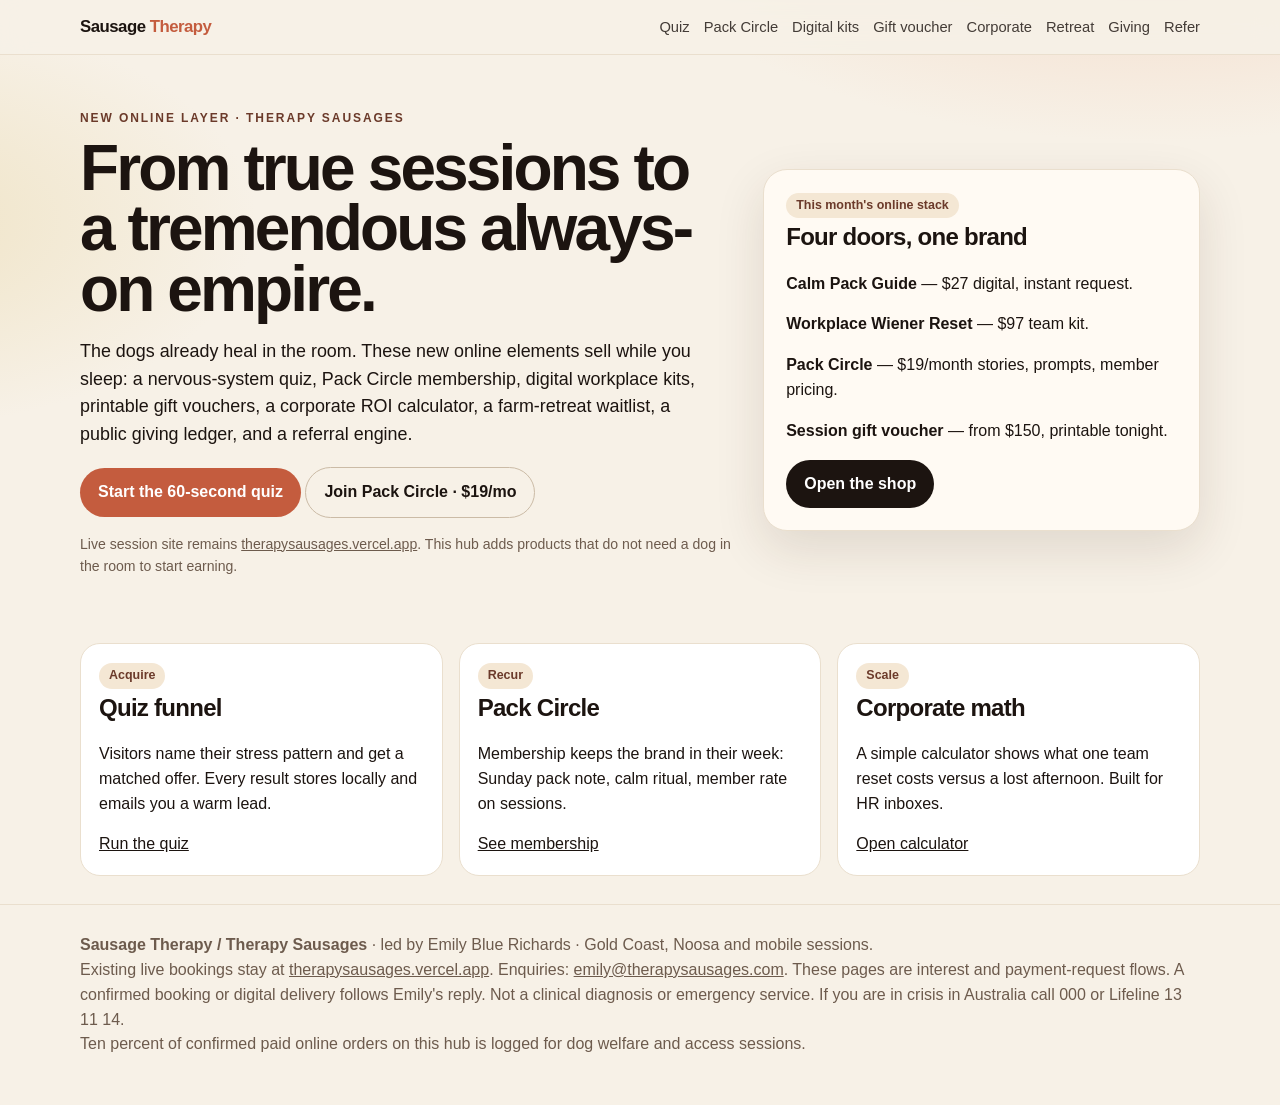
<file: index.html>
<!DOCTYPE html>
<html lang="en">
<head>
<meta charset="utf-8" />
<meta name="viewport" content="width=device-width, initial-scale=1" />
<title>Sausage Therapy · True to Tremendous</title>
<meta name="description" content="Sausage Therapy online empire elements: dachshund-assisted calm, digital kits, Pack Circle membership, gifts, corporate resets, and giving-first bookings. Led by Emily Blue Richards." />
<link rel="stylesheet" href="styles.css" />
</head>
<body>
<nav><div class="wrap nav-inner">
  <a class="brand" href="index.html">Sausage <span>Therapy</span></a>
  <div class="links">
    <a href="quiz.html">Quiz</a>
    <a href="circle.html">Pack Circle</a>
    <a href="kits.html">Digital kits</a>
    <a href="gift.html">Gift voucher</a>
    <a href="corporate.html">Corporate</a>
    <a href="retreat.html">Retreat</a>
    <a href="ledger.html">Giving</a>
    <a href="refer.html">Refer</a>
  </div>
</div></nav>

<main class="wrap">
  <section class="hero">
    <div>
      <div class="kicker">New online layer · Therapy Sausages</div>
      <h1>From true sessions to a tremendous always-on empire.</h1>
      <p class="lede">The dogs already heal in the room. These new online elements sell while you sleep: a nervous-system quiz, Pack Circle membership, digital workplace kits, printable gift vouchers, a corporate ROI calculator, a farm-retreat waitlist, a public giving ledger, and a referral engine.</p>
      <p>
        <a class="btn gold" href="quiz.html">Start the 60-second quiz</a>
        <a class="btn alt" href="circle.html">Join Pack Circle · $19/mo</a>
      </p>
      <p class="note">Live session site remains <a href="https://therapysausages.vercel.app/">therapysausages.vercel.app</a>. This hub adds products that do not need a dog in the room to start earning.</p>
    </div>
    <aside class="panel">
      <div class="tag">This month's online stack</div>
      <h2>Four doors, one brand</h2>
      <p><strong>Calm Pack Guide</strong> — $27 digital, instant request.</p>
      <p><strong>Workplace Wiener Reset</strong> — $97 team kit.</p>
      <p><strong>Pack Circle</strong> — $19/month stories, prompts, member pricing.</p>
      <p><strong>Session gift voucher</strong> — from $150, printable tonight.</p>
      <a class="btn" href="kits.html">Open the shop</a>
    </aside>
  </section>
  <section>
    <div class="grid">
      <article class="card"><div class="tag">Acquire</div><h2>Quiz funnel</h2><p>Visitors name their stress pattern and get a matched offer. Every result stores locally and emails you a warm lead.</p><a href="quiz.html">Run the quiz</a></article>
      <article class="card"><div class="tag">Recur</div><h2>Pack Circle</h2><p>Membership keeps the brand in their week: Sunday pack note, calm ritual, member rate on sessions.</p><a href="circle.html">See membership</a></article>
      <article class="card"><div class="tag">Scale</div><h2>Corporate math</h2><p>A simple calculator shows what one team reset costs versus a lost afternoon. Built for HR inboxes.</p><a href="corporate.html">Open calculator</a></article>
    </div>
  </section>
</main>

<footer><div class="wrap">
  <strong>Sausage Therapy / Therapy Sausages</strong> · led by Emily Blue Richards · Gold Coast, Noosa and mobile sessions.<br />
  Existing live bookings stay at <a href="https://therapysausages.vercel.app/">therapysausages.vercel.app</a>. Enquiries: <a href="mailto:emily@therapysausages.com">emily@therapysausages.com</a>.
  These pages are interest and payment-request flows. A confirmed booking or digital delivery follows Emily's reply. Not a clinical diagnosis or emergency service. If you are in crisis in Australia call 000 or Lifeline 13 11 14.
  <br />Ten percent of confirmed paid online orders on this hub is logged for dog welfare and access sessions.
</div></footer>
</body></html>
</file>
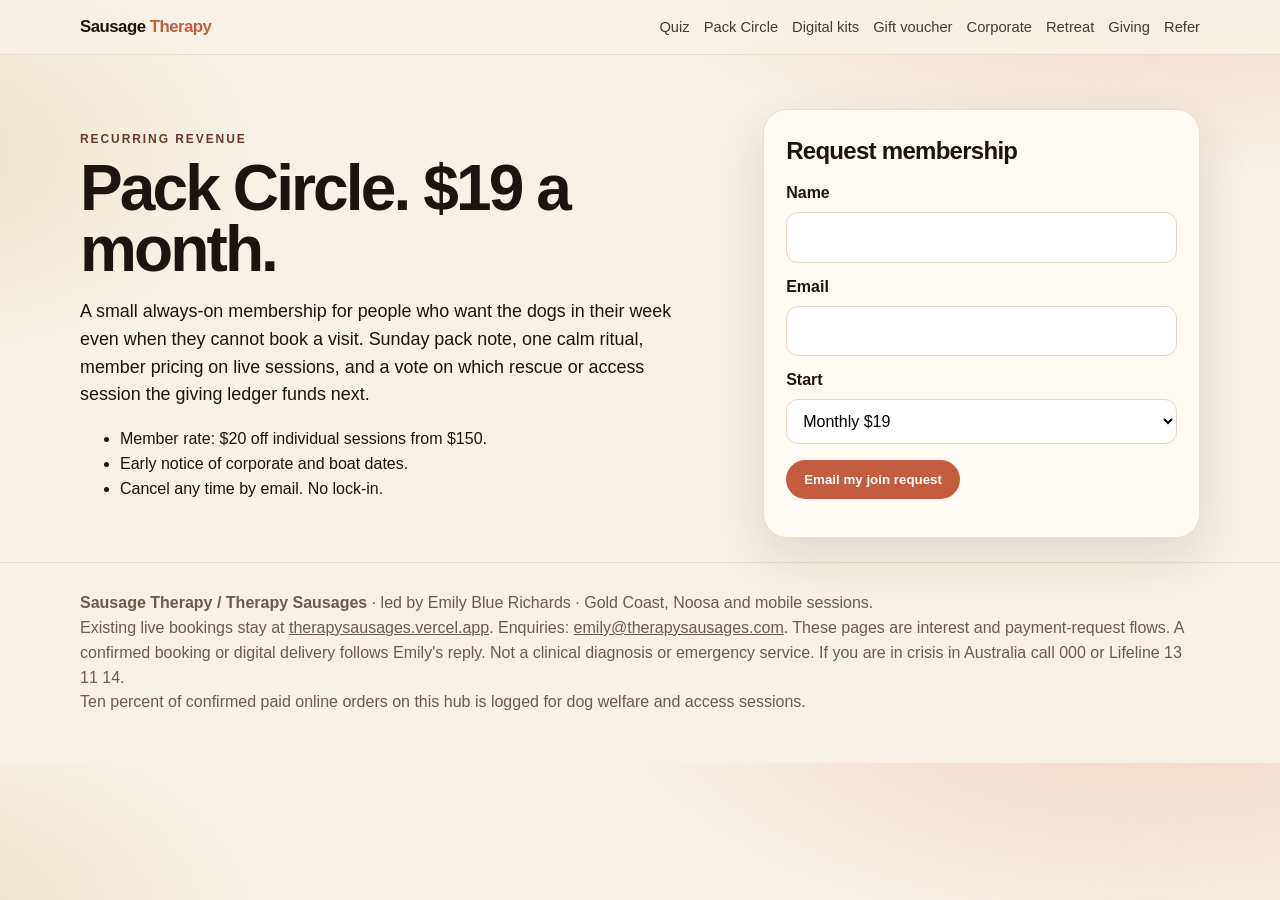
<file: circle.html>
<!DOCTYPE html>
<html lang="en">
<head>
<meta charset="utf-8" />
<meta name="viewport" content="width=device-width, initial-scale=1" />
<title>Pack Circle membership</title>
<meta name="description" content="Sausage Therapy online empire elements: dachshund-assisted calm, digital kits, Pack Circle membership, gifts, corporate resets, and giving-first bookings. Led by Emily Blue Richards." />
<link rel="stylesheet" href="styles.css" />
</head>
<body>
<nav><div class="wrap nav-inner">
  <a class="brand" href="index.html">Sausage <span>Therapy</span></a>
  <div class="links">
    <a href="quiz.html">Quiz</a>
    <a href="circle.html">Pack Circle</a>
    <a href="kits.html">Digital kits</a>
    <a href="gift.html">Gift voucher</a>
    <a href="corporate.html">Corporate</a>
    <a href="retreat.html">Retreat</a>
    <a href="ledger.html">Giving</a>
    <a href="refer.html">Refer</a>
  </div>
</div></nav>

<main class="wrap">
  <section class="hero">
    <div>
      <div class="kicker">Recurring revenue</div>
      <h1>Pack Circle. $19 a month.</h1>
      <p class="lede">A small always-on membership for people who want the dogs in their week even when they cannot book a visit. Sunday pack note, one calm ritual, member pricing on live sessions, and a vote on which rescue or access session the giving ledger funds next.</p>
      <ul>
        <li>Member rate: $20 off individual sessions from $150.</li>
        <li>Early notice of corporate and boat dates.</li>
        <li>Cancel any time by email. No lock-in.</li>
      </ul>
    </div>
    <form class="panel" id="join">
      <h2>Request membership</h2>
      <label>Name</label><input id="n" required />
      <label>Email</label><input id="e" type="email" required />
      <label>Start</label>
      <select id="p"><option>Monthly $19</option><option>Founding year $190</option></select>
      <p><button class="btn gold" type="submit">Email my join request</button></p>
      <p class="note" id="msg"></p>
    </form>
  </section>
</main>
<script>
document.getElementById("join").addEventListener("submit", (e) => {
  e.preventDefault();
  const n = document.getElementById("n").value, em = document.getElementById("e").value, p = document.getElementById("p").value;
  const members = JSON.parse(localStorage.getItem("st-circle") || "[]");
  members.push({n, em, p, at:new Date().toISOString()});
  localStorage.setItem("st-circle", JSON.stringify(members));
  location.href = `mailto:emily@therapysausages.com?subject=${encodeURIComponent("Pack Circle join: " + p)}&body=${encodeURIComponent(n + " " + em + " wants " + p + ". Please send payment details.")}`;
  document.getElementById("msg").textContent = "Join request saved on this device and your email app should be open.";
});
</script>

<footer><div class="wrap">
  <strong>Sausage Therapy / Therapy Sausages</strong> · led by Emily Blue Richards · Gold Coast, Noosa and mobile sessions.<br />
  Existing live bookings stay at <a href="https://therapysausages.vercel.app/">therapysausages.vercel.app</a>. Enquiries: <a href="mailto:emily@therapysausages.com">emily@therapysausages.com</a>.
  These pages are interest and payment-request flows. A confirmed booking or digital delivery follows Emily's reply. Not a clinical diagnosis or emergency service. If you are in crisis in Australia call 000 or Lifeline 13 11 14.
  <br />Ten percent of confirmed paid online orders on this hub is logged for dog welfare and access sessions.
</div></footer>
</body></html>
</file>
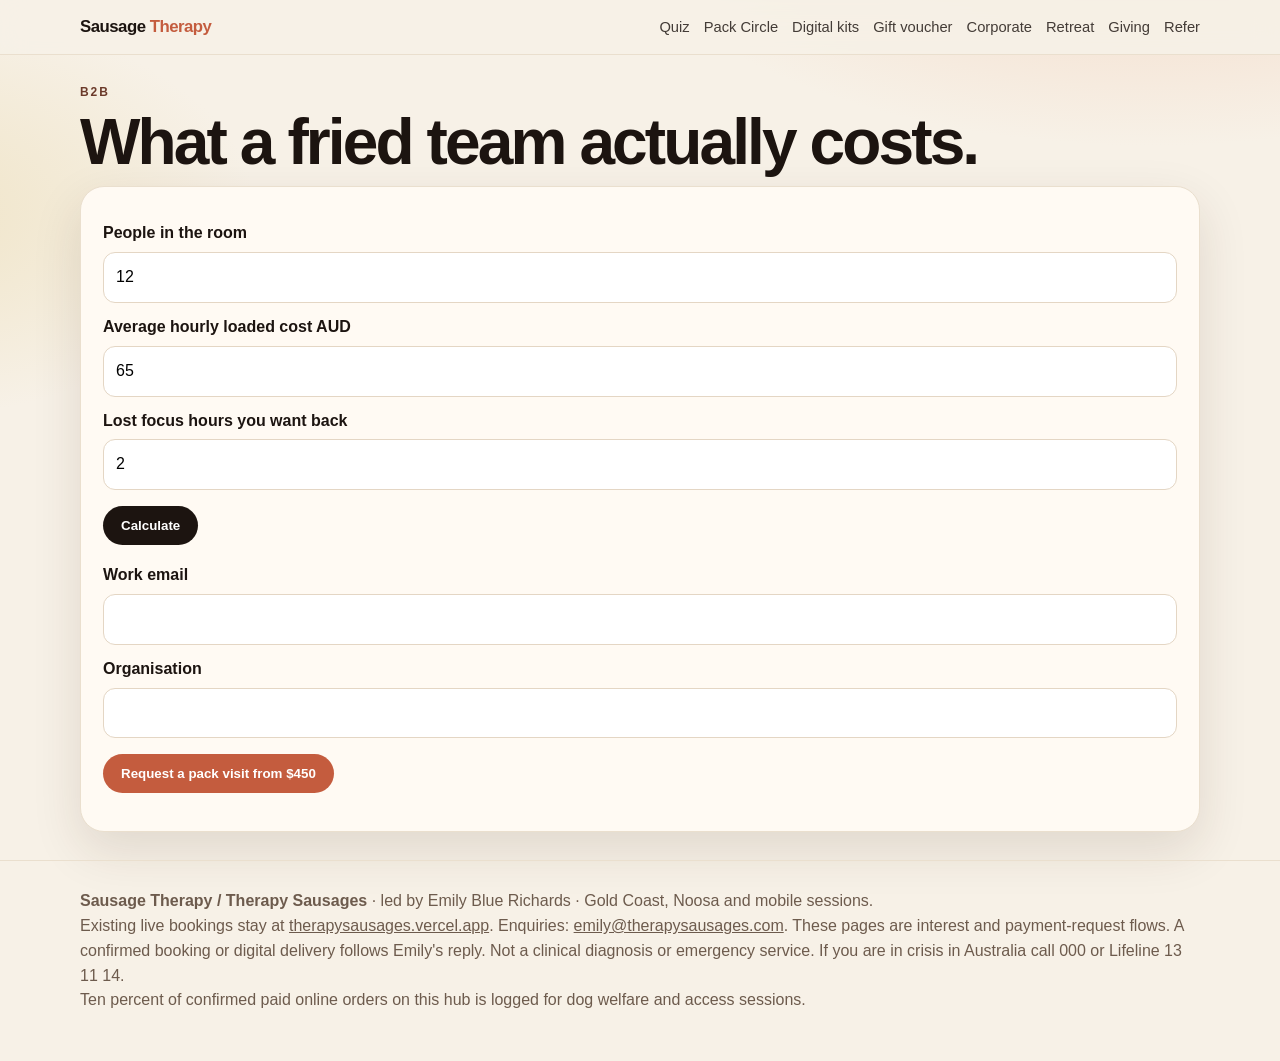
<file: corporate.html>
<!DOCTYPE html>
<html lang="en">
<head>
<meta charset="utf-8" />
<meta name="viewport" content="width=device-width, initial-scale=1" />
<title>Corporate reset calculator</title>
<meta name="description" content="Sausage Therapy online empire elements: dachshund-assisted calm, digital kits, Pack Circle membership, gifts, corporate resets, and giving-first bookings. Led by Emily Blue Richards." />
<link rel="stylesheet" href="styles.css" />
</head>
<body>
<nav><div class="wrap nav-inner">
  <a class="brand" href="index.html">Sausage <span>Therapy</span></a>
  <div class="links">
    <a href="quiz.html">Quiz</a>
    <a href="circle.html">Pack Circle</a>
    <a href="kits.html">Digital kits</a>
    <a href="gift.html">Gift voucher</a>
    <a href="corporate.html">Corporate</a>
    <a href="retreat.html">Retreat</a>
    <a href="ledger.html">Giving</a>
    <a href="refer.html">Refer</a>
  </div>
</div></nav>

<main class="wrap">
  <section>
    <div class="kicker">B2B</div>
    <h1>What a fried team actually costs.</h1>
    <form class="panel" id="c">
      <label>People in the room</label><input id="people" type="number" value="12" min="4" />
      <label>Average hourly loaded cost AUD</label><input id="rate" type="number" value="65" min="20" />
      <label>Lost focus hours you want back</label><input id="hours" type="number" value="2" min="1" step="0.5" />
      <p><button class="btn" type="button" id="calc">Calculate</button></p>
      <p id="out" class="lede"></p>
      <label>Work email</label><input id="e" type="email" required />
      <label>Organisation</label><input id="org" required />
      <p><button class="btn gold" type="submit">Request a pack visit from $450</button></p>
    </form>
  </section>
</main>
<script>
document.getElementById("calc").addEventListener("click", () => {
  const people = +document.getElementById("people").value;
  const rate = +document.getElementById("rate").value;
  const hours = +document.getElementById("hours").value;
  const lost = people * rate * hours;
  document.getElementById("out").textContent = "A " + hours + " hour fog across " + people + " people is about $" + lost.toLocaleString() + ". A Sausage Therapy team visit starts at $450. The kit alone is $97 if you want the agenda before the dogs arrive.";
});
document.getElementById("c").addEventListener("submit", (e) => {
  e.preventDefault();
  const org = document.getElementById("org").value, em = document.getElementById("e").value;
  location.href = `mailto:emily@therapysausages.com?subject=${encodeURIComponent("Corporate reset: " + org)}&body=${encodeURIComponent(org + " " + em + " wants a pack visit. People " + document.getElementById("people").value)}`;
});
</script>

<footer><div class="wrap">
  <strong>Sausage Therapy / Therapy Sausages</strong> · led by Emily Blue Richards · Gold Coast, Noosa and mobile sessions.<br />
  Existing live bookings stay at <a href="https://therapysausages.vercel.app/">therapysausages.vercel.app</a>. Enquiries: <a href="mailto:emily@therapysausages.com">emily@therapysausages.com</a>.
  These pages are interest and payment-request flows. A confirmed booking or digital delivery follows Emily's reply. Not a clinical diagnosis or emergency service. If you are in crisis in Australia call 000 or Lifeline 13 11 14.
  <br />Ten percent of confirmed paid online orders on this hub is logged for dog welfare and access sessions.
</div></footer>
</body></html>
</file>
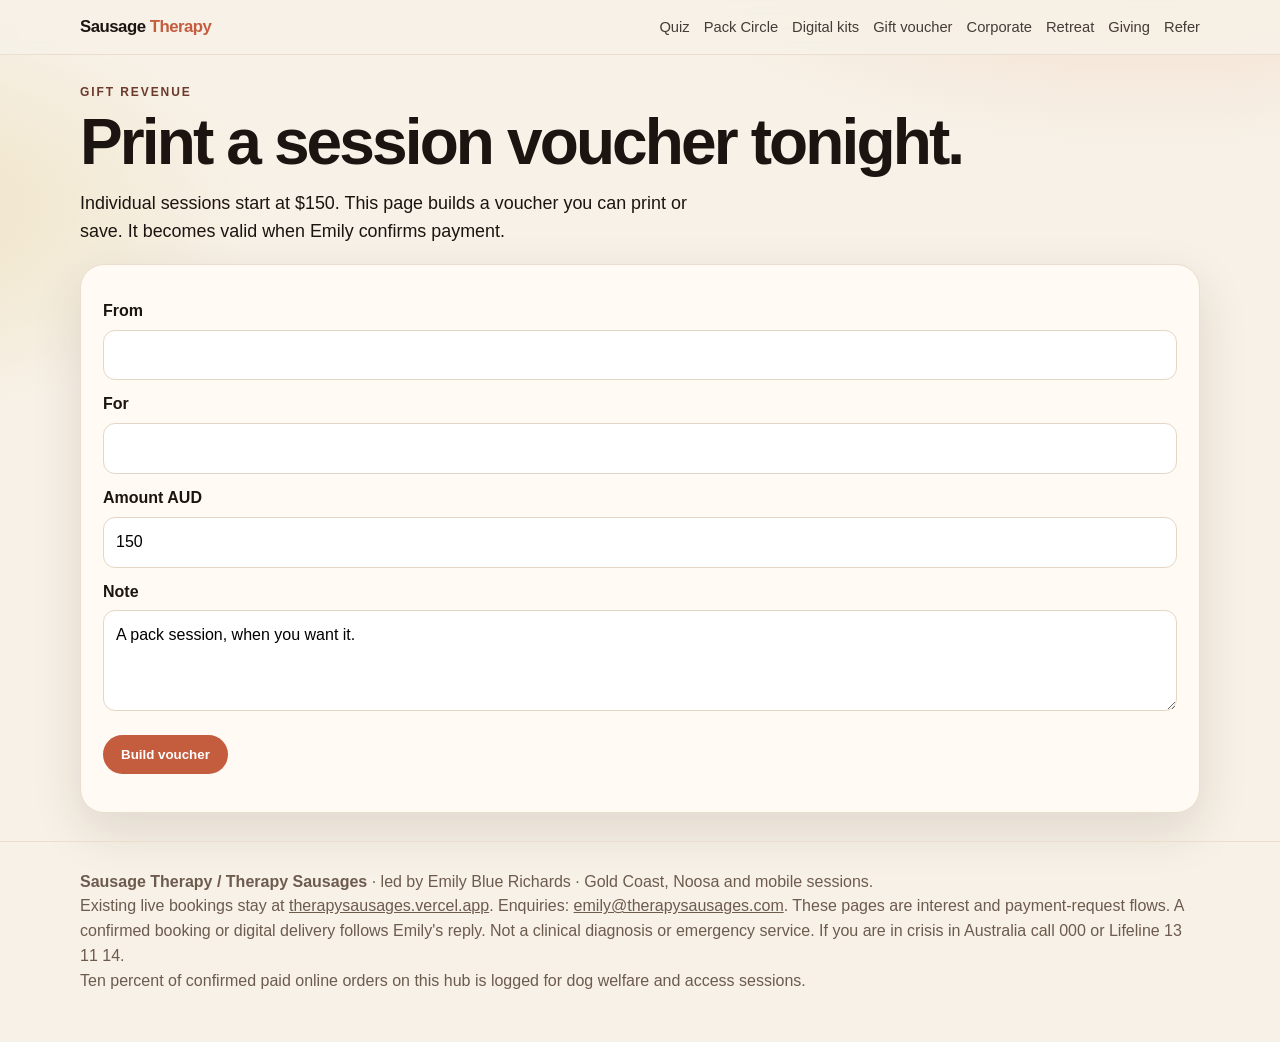
<file: gift.html>
<!DOCTYPE html>
<html lang="en">
<head>
<meta charset="utf-8" />
<meta name="viewport" content="width=device-width, initial-scale=1" />
<title>Gift a session</title>
<meta name="description" content="Sausage Therapy online empire elements: dachshund-assisted calm, digital kits, Pack Circle membership, gifts, corporate resets, and giving-first bookings. Led by Emily Blue Richards." />
<link rel="stylesheet" href="styles.css" />
</head>
<body>
<nav><div class="wrap nav-inner">
  <a class="brand" href="index.html">Sausage <span>Therapy</span></a>
  <div class="links">
    <a href="quiz.html">Quiz</a>
    <a href="circle.html">Pack Circle</a>
    <a href="kits.html">Digital kits</a>
    <a href="gift.html">Gift voucher</a>
    <a href="corporate.html">Corporate</a>
    <a href="retreat.html">Retreat</a>
    <a href="ledger.html">Giving</a>
    <a href="refer.html">Refer</a>
  </div>
</div></nav>

<main class="wrap">
  <section>
    <div class="kicker">Gift revenue</div>
    <h1>Print a session voucher tonight.</h1>
    <p class="lede">Individual sessions start at $150. This page builds a voucher you can print or save. It becomes valid when Emily confirms payment.</p>
    <form class="panel" id="g">
      <label>From</label><input id="from" required />
      <label>For</label><input id="to" required />
      <label>Amount AUD</label><input id="amt" type="number" min="150" value="150" />
      <label>Note</label><textarea id="note" rows="3">A pack session, when you want it.</textarea>
      <p><button class="btn gold" type="submit">Build voucher</button></p>
    </form>
    <article class="panel" id="voucher" style="margin-top:16px; display:none">
      <div class="tag">Sausage Therapy voucher</div>
      <h2 id="vh"></h2>
      <p id="vb"></p>
      <p class="note">Code <strong id="vc"></strong> · Valid after payment confirmation to emily@therapysausages.com</p>
      <button class="btn" onclick="window.print()">Print or save as PDF</button>
    </article>
  </section>
</main>
<script>
document.getElementById("g").addEventListener("submit", (e) => {
  e.preventDefault();
  const code = "ST-" + Math.random().toString(36).slice(2, 8).toUpperCase();
  const from = document.getElementById("from").value, to = document.getElementById("to").value, amt = document.getElementById("amt").value, note = document.getElementById("note").value;
  document.getElementById("vh").textContent = "$" + amt + " for " + to;
  document.getElementById("vb").textContent = "From " + from + ". " + note;
  document.getElementById("vc").textContent = code;
  document.getElementById("voucher").style.display = "block";
  const gifts = JSON.parse(localStorage.getItem("st-gifts") || "[]");
  gifts.push({from, to, amt, code, at:new Date().toISOString()});
  localStorage.setItem("st-gifts", JSON.stringify(gifts));
  setTimeout(() => { location.href = `mailto:emily@therapysausages.com?subject=${encodeURIComponent("Gift voucher " + code)}&body=${encodeURIComponent(from + " gifted $" + amt + " to " + to + ". Code " + code + ". " + note)}`; }, 400);
});
</script>

<footer><div class="wrap">
  <strong>Sausage Therapy / Therapy Sausages</strong> · led by Emily Blue Richards · Gold Coast, Noosa and mobile sessions.<br />
  Existing live bookings stay at <a href="https://therapysausages.vercel.app/">therapysausages.vercel.app</a>. Enquiries: <a href="mailto:emily@therapysausages.com">emily@therapysausages.com</a>.
  These pages are interest and payment-request flows. A confirmed booking or digital delivery follows Emily's reply. Not a clinical diagnosis or emergency service. If you are in crisis in Australia call 000 or Lifeline 13 11 14.
  <br />Ten percent of confirmed paid online orders on this hub is logged for dog welfare and access sessions.
</div></footer>
</body></html>
</file>
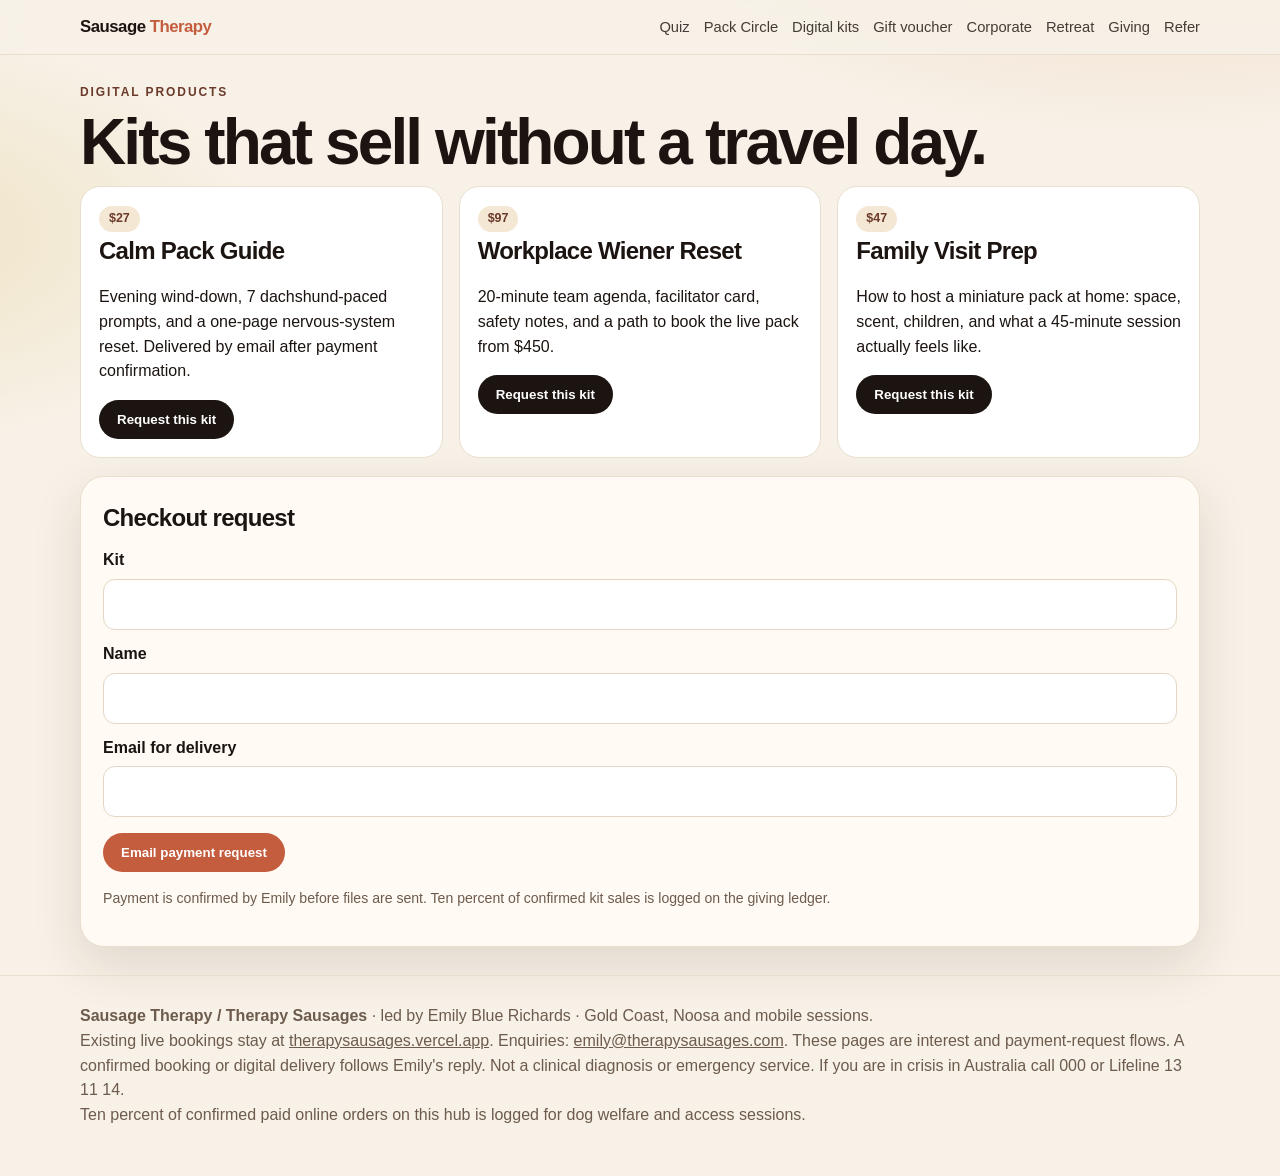
<file: kits.html>
<!DOCTYPE html>
<html lang="en">
<head>
<meta charset="utf-8" />
<meta name="viewport" content="width=device-width, initial-scale=1" />
<title>Digital kits</title>
<meta name="description" content="Sausage Therapy online empire elements: dachshund-assisted calm, digital kits, Pack Circle membership, gifts, corporate resets, and giving-first bookings. Led by Emily Blue Richards." />
<link rel="stylesheet" href="styles.css" />
</head>
<body>
<nav><div class="wrap nav-inner">
  <a class="brand" href="index.html">Sausage <span>Therapy</span></a>
  <div class="links">
    <a href="quiz.html">Quiz</a>
    <a href="circle.html">Pack Circle</a>
    <a href="kits.html">Digital kits</a>
    <a href="gift.html">Gift voucher</a>
    <a href="corporate.html">Corporate</a>
    <a href="retreat.html">Retreat</a>
    <a href="ledger.html">Giving</a>
    <a href="refer.html">Refer</a>
  </div>
</div></nav>

<main class="wrap">
  <section>
    <div class="kicker">Digital products</div>
    <h1>Kits that sell without a travel day.</h1>
    <div class="grid">
      <article class="card"><div class="tag">$27</div><h2>Calm Pack Guide</h2><p>Evening wind-down, 7 dachshund-paced prompts, and a one-page nervous-system reset. Delivered by email after payment confirmation.</p><button class="btn" data-sku="Calm Pack Guide" data-price="27">Request this kit</button></article>
      <article class="card"><div class="tag">$97</div><h2>Workplace Wiener Reset</h2><p>20-minute team agenda, facilitator card, safety notes, and a path to book the live pack from $450.</p><button class="btn" data-sku="Workplace Wiener Reset" data-price="97">Request this kit</button></article>
      <article class="card"><div class="tag">$47</div><h2>Family Visit Prep</h2><p>How to host a miniature pack at home: space, scent, children, and what a 45-minute session actually feels like.</p><button class="btn" data-sku="Family Visit Prep" data-price="47">Request this kit</button></article>
    </div>
    <form class="panel" id="buy" style="margin-top:18px">
      <h2>Checkout request</h2>
      <label>Kit</label><input id="sku" readonly />
      <label>Name</label><input id="n" required />
      <label>Email for delivery</label><input id="e" type="email" required />
      <p><button class="btn gold" type="submit">Email payment request</button></p>
      <p class="note">Payment is confirmed by Emily before files are sent. Ten percent of confirmed kit sales is logged on the giving ledger.</p>
    </form>
  </section>
</main>
<script>
document.querySelectorAll("[data-sku]").forEach(b => b.addEventListener("click", () => {
  document.getElementById("sku").value = b.dataset.sku + " $" + b.dataset.price;
  document.getElementById("buy").scrollIntoView({behavior:"smooth"});
}));
document.getElementById("buy").addEventListener("submit", (e) => {
  e.preventDefault();
  const sku = document.getElementById("sku").value || "Calm Pack Guide $27";
  const n = document.getElementById("n").value, em = document.getElementById("e").value;
  const orders = JSON.parse(localStorage.getItem("st-orders") || "[]");
  orders.push({sku, n, em, at:new Date().toISOString()});
  localStorage.setItem("st-orders", JSON.stringify(orders));
  location.href = `mailto:emily@therapysausages.com?subject=${encodeURIComponent("Kit order: " + sku)}&body=${encodeURIComponent(n + " " + em + " requests " + sku + ". Please send payment link.")}`;
});
</script>

<footer><div class="wrap">
  <strong>Sausage Therapy / Therapy Sausages</strong> · led by Emily Blue Richards · Gold Coast, Noosa and mobile sessions.<br />
  Existing live bookings stay at <a href="https://therapysausages.vercel.app/">therapysausages.vercel.app</a>. Enquiries: <a href="mailto:emily@therapysausages.com">emily@therapysausages.com</a>.
  These pages are interest and payment-request flows. A confirmed booking or digital delivery follows Emily's reply. Not a clinical diagnosis or emergency service. If you are in crisis in Australia call 000 or Lifeline 13 11 14.
  <br />Ten percent of confirmed paid online orders on this hub is logged for dog welfare and access sessions.
</div></footer>
</body></html>
</file>
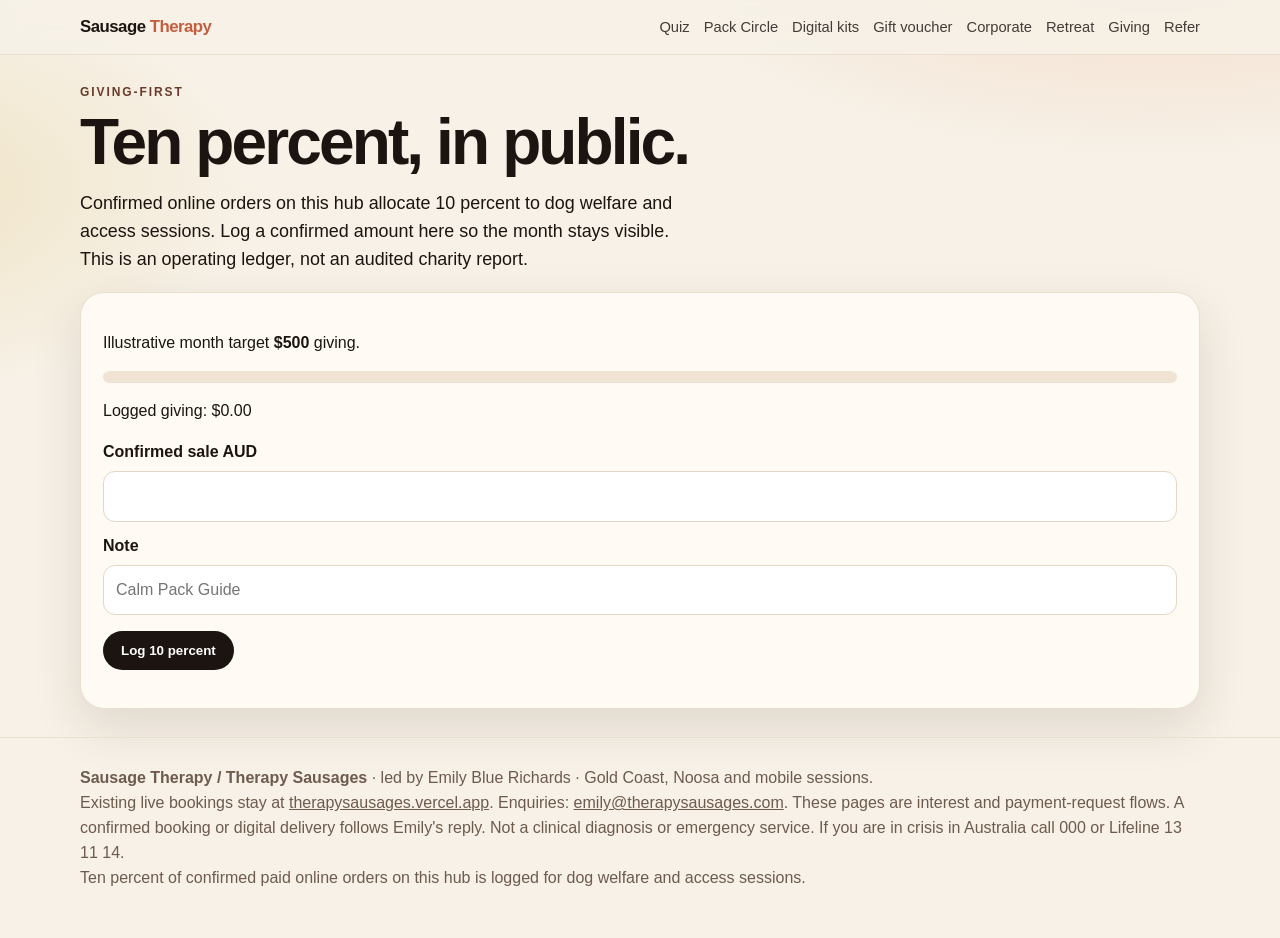
<file: ledger.html>
<!DOCTYPE html>
<html lang="en">
<head>
<meta charset="utf-8" />
<meta name="viewport" content="width=device-width, initial-scale=1" />
<title>Giving ledger</title>
<meta name="description" content="Sausage Therapy online empire elements: dachshund-assisted calm, digital kits, Pack Circle membership, gifts, corporate resets, and giving-first bookings. Led by Emily Blue Richards." />
<link rel="stylesheet" href="styles.css" />
</head>
<body>
<nav><div class="wrap nav-inner">
  <a class="brand" href="index.html">Sausage <span>Therapy</span></a>
  <div class="links">
    <a href="quiz.html">Quiz</a>
    <a href="circle.html">Pack Circle</a>
    <a href="kits.html">Digital kits</a>
    <a href="gift.html">Gift voucher</a>
    <a href="corporate.html">Corporate</a>
    <a href="retreat.html">Retreat</a>
    <a href="ledger.html">Giving</a>
    <a href="refer.html">Refer</a>
  </div>
</div></nav>

<main class="wrap">
  <section>
    <div class="kicker">Giving-first</div>
    <h1>Ten percent, in public.</h1>
    <p class="lede">Confirmed online orders on this hub allocate 10 percent to dog welfare and access sessions. Log a confirmed amount here so the month stays visible. This is an operating ledger, not an audited charity report.</p>
    <div class="panel">
      <p>Illustrative month target <strong>$500</strong> giving.</p>
      <div class="meter"><span id="bar" style="width:20%"></span></div>
      <p id="total">Logged giving: $0</p>
      <form id="add">
        <label>Confirmed sale AUD</label><input id="sale" type="number" min="1" required />
        <label>Note</label><input id="note" placeholder="Calm Pack Guide" />
        <p><button class="btn" type="submit">Log 10 percent</button></p>
      </form>
      <ul id="rows"></ul>
    </div>
  </section>
</main>
<script>
function render() {
  const rows = JSON.parse(localStorage.getItem("st-ledger") || "[]");
  const give = rows.reduce((s, r) => s + r.give, 0);
  document.getElementById("total").textContent = "Logged giving: $" + give.toFixed(2);
  document.getElementById("bar").style.width = Math.min(100, (give / 500) * 100) + "%";
  document.getElementById("rows").innerHTML = rows.map(r => `<li>$${r.sale} sale → $${r.give.toFixed(2)} · ${r.note} · ${r.at.slice(0,10)}</li>`).join("");
}
document.getElementById("add").addEventListener("submit", (e) => {
  e.preventDefault();
  const sale = +document.getElementById("sale").value;
  const rows = JSON.parse(localStorage.getItem("st-ledger") || "[]");
  rows.push({sale, give: sale * 0.1, note: document.getElementById("note").value || "online", at: new Date().toISOString()});
  localStorage.setItem("st-ledger", JSON.stringify(rows));
  render();
});
render();
</script>

<footer><div class="wrap">
  <strong>Sausage Therapy / Therapy Sausages</strong> · led by Emily Blue Richards · Gold Coast, Noosa and mobile sessions.<br />
  Existing live bookings stay at <a href="https://therapysausages.vercel.app/">therapysausages.vercel.app</a>. Enquiries: <a href="mailto:emily@therapysausages.com">emily@therapysausages.com</a>.
  These pages are interest and payment-request flows. A confirmed booking or digital delivery follows Emily's reply. Not a clinical diagnosis or emergency service. If you are in crisis in Australia call 000 or Lifeline 13 11 14.
  <br />Ten percent of confirmed paid online orders on this hub is logged for dog welfare and access sessions.
</div></footer>
</body></html>
</file>
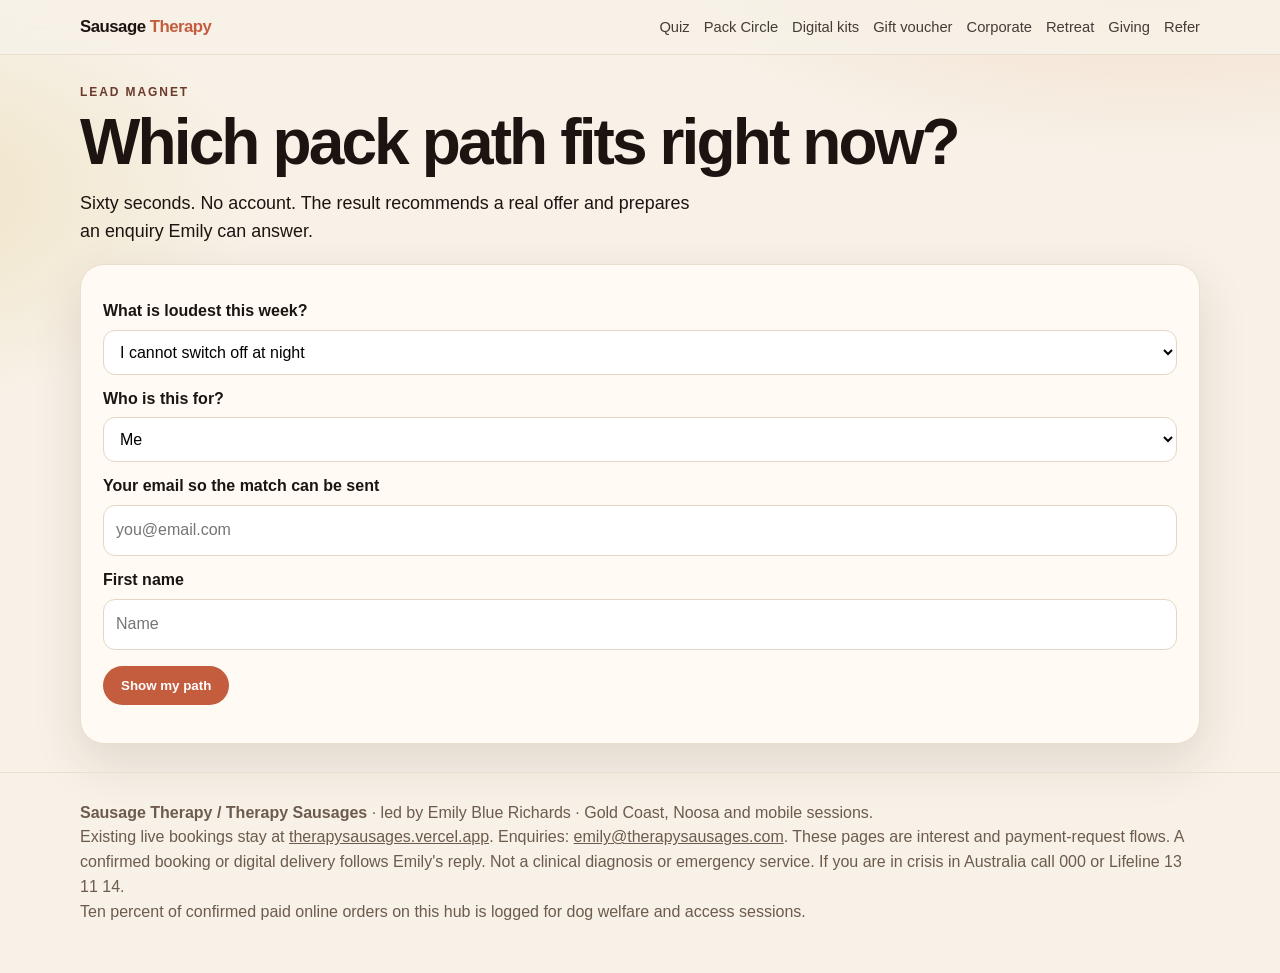
<file: quiz.html>
<!DOCTYPE html>
<html lang="en">
<head>
<meta charset="utf-8" />
<meta name="viewport" content="width=device-width, initial-scale=1" />
<title>Which Sausage Therapy path fits</title>
<meta name="description" content="Sausage Therapy online empire elements: dachshund-assisted calm, digital kits, Pack Circle membership, gifts, corporate resets, and giving-first bookings. Led by Emily Blue Richards." />
<link rel="stylesheet" href="styles.css" />
</head>
<body>
<nav><div class="wrap nav-inner">
  <a class="brand" href="index.html">Sausage <span>Therapy</span></a>
  <div class="links">
    <a href="quiz.html">Quiz</a>
    <a href="circle.html">Pack Circle</a>
    <a href="kits.html">Digital kits</a>
    <a href="gift.html">Gift voucher</a>
    <a href="corporate.html">Corporate</a>
    <a href="retreat.html">Retreat</a>
    <a href="ledger.html">Giving</a>
    <a href="refer.html">Refer</a>
  </div>
</div></nav>

<main class="wrap">
  <section>
    <div class="kicker">Lead magnet</div>
    <h1>Which pack path fits right now?</h1>
    <p class="lede">Sixty seconds. No account. The result recommends a real offer and prepares an enquiry Emily can answer.</p>
    <form class="panel" id="quiz">
      <label>What is loudest this week?</label>
      <select id="q1"><option>I cannot switch off at night</option><option>Work team is fried</option><option>I want to gift calm to someone</option><option>I want to learn how to do this with dogs</option><option>I want a longer retreat later</option></select>
      <label>Who is this for?</label>
      <select id="q2"><option>Me</option><option>My family</option><option>My workplace</option><option>A client or patient pathway</option></select>
      <label>Your email so the match can be sent</label>
      <input id="email" type="email" required placeholder="you@email.com" />
      <label>First name</label>
      <input id="name" required placeholder="Name" />
      <p><button class="btn gold" type="submit">Show my path</button></p>
    </form>
    <div class="panel result" id="result"></div>
  </section>
</main>
<script>
const map = {
  "I cannot switch off at night": {offer:"Calm Pack Guide", price:"$27", href:"kits.html", why:"A short evening ritual and dachshund-paced breathing guide you can use tonight, before any in-person session."},
  "Work team is fried": {offer:"Workplace Wiener Reset kit", price:"$97", href:"corporate.html", why:"A facilitator script, 20-minute agenda, and enquiry path for a live pack visit from $450."},
  "I want to gift calm to someone": {offer:"Session gift voucher", price:"from $150", href:"gift.html", why:"A printable voucher for an individual healing session. You choose the amount and message."},
  "I want to learn how to do this with dogs": {offer:"Handler intro circle", price:"$197 waitlist", href:"retreat.html", why:"A future online intro for people who want animal-assisted skills, not a clinical licence."},
  "I want a longer retreat later": {offer:"Forevermore retreat waitlist", price:"priority list", href:"retreat.html", why:"Hinterland and farm-style longer holds, released when dates are real."}
};
document.getElementById("quiz").addEventListener("submit", (e) => {
  e.preventDefault();
  const key = document.getElementById("q1").value;
  const rec = map[key];
  const name = document.getElementById("name").value;
  const email = document.getElementById("email").value;
  const lead = {name, email, path:key, offer:rec.offer, at:new Date().toISOString()};
  const leads = JSON.parse(localStorage.getItem("st-leads") || "[]");
  leads.push(lead);
  localStorage.setItem("st-leads", JSON.stringify(leads));
  const mail = `mailto:emily@therapysausages.com?subject=${encodeURIComponent("Quiz lead: " + rec.offer)}&body=${encodeURIComponent(name + " <" + email + "> matched to " + rec.offer + " via " + key)}`;
  document.getElementById("result").className = "panel result show";
  document.getElementById("result").innerHTML = `<div class="tag">Your match</div><h2>${rec.offer} · ${rec.price}</h2><p>${rec.why}</p><p><a class="btn gold" href="${rec.href}">Open this offer</a> <a class="btn alt" href="${mail}">Email this lead to Emily</a></p>`;
});
</script>

<footer><div class="wrap">
  <strong>Sausage Therapy / Therapy Sausages</strong> · led by Emily Blue Richards · Gold Coast, Noosa and mobile sessions.<br />
  Existing live bookings stay at <a href="https://therapysausages.vercel.app/">therapysausages.vercel.app</a>. Enquiries: <a href="mailto:emily@therapysausages.com">emily@therapysausages.com</a>.
  These pages are interest and payment-request flows. A confirmed booking or digital delivery follows Emily's reply. Not a clinical diagnosis or emergency service. If you are in crisis in Australia call 000 or Lifeline 13 11 14.
  <br />Ten percent of confirmed paid online orders on this hub is logged for dog welfare and access sessions.
</div></footer>
</body></html>
</file>
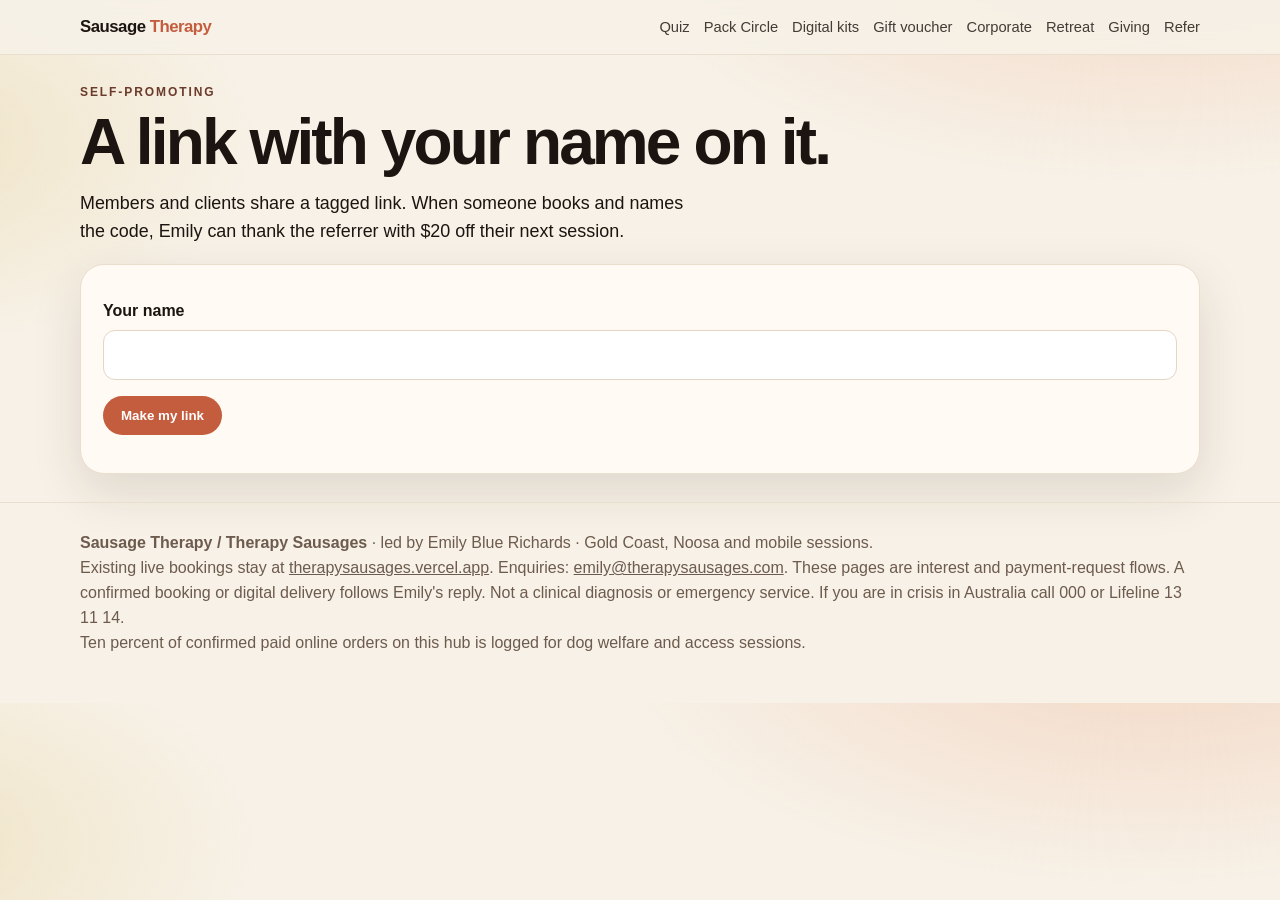
<file: refer.html>
<!DOCTYPE html>
<html lang="en">
<head>
<meta charset="utf-8" />
<meta name="viewport" content="width=device-width, initial-scale=1" />
<title>Referral engine</title>
<meta name="description" content="Sausage Therapy online empire elements: dachshund-assisted calm, digital kits, Pack Circle membership, gifts, corporate resets, and giving-first bookings. Led by Emily Blue Richards." />
<link rel="stylesheet" href="styles.css" />
</head>
<body>
<nav><div class="wrap nav-inner">
  <a class="brand" href="index.html">Sausage <span>Therapy</span></a>
  <div class="links">
    <a href="quiz.html">Quiz</a>
    <a href="circle.html">Pack Circle</a>
    <a href="kits.html">Digital kits</a>
    <a href="gift.html">Gift voucher</a>
    <a href="corporate.html">Corporate</a>
    <a href="retreat.html">Retreat</a>
    <a href="ledger.html">Giving</a>
    <a href="refer.html">Refer</a>
  </div>
</div></nav>

<main class="wrap">
  <section>
    <div class="kicker">Self-promoting</div>
    <h1>A link with your name on it.</h1>
    <p class="lede">Members and clients share a tagged link. When someone books and names the code, Emily can thank the referrer with $20 off their next session.</p>
    <form class="panel" id="r">
      <label>Your name</label><input id="n" required />
      <p><button class="btn gold" type="submit">Make my link</button></p>
      <p id="out"></p>
    </form>
  </section>
</main>
<script>
document.getElementById("r").addEventListener("submit", (e) => {
  e.preventDefault();
  const n = document.getElementById("n").value.trim();
  const code = n.toLowerCase().replace(/[^a-z0-9]+/g, "-").replace(/^-|-$/g, "") || "pack";
  const url = location.origin + location.pathname.replace("refer.html", "quiz.html") + "?ref=" + encodeURIComponent(code);
  document.getElementById("out").innerHTML = `<strong>${code}</strong><br /><a href="${url}">${url}</a><br /><span class="note">Share this. Ask the friend to mention ${code} when they enquire.</span>`;
});
</script>

<footer><div class="wrap">
  <strong>Sausage Therapy / Therapy Sausages</strong> · led by Emily Blue Richards · Gold Coast, Noosa and mobile sessions.<br />
  Existing live bookings stay at <a href="https://therapysausages.vercel.app/">therapysausages.vercel.app</a>. Enquiries: <a href="mailto:emily@therapysausages.com">emily@therapysausages.com</a>.
  These pages are interest and payment-request flows. A confirmed booking or digital delivery follows Emily's reply. Not a clinical diagnosis or emergency service. If you are in crisis in Australia call 000 or Lifeline 13 11 14.
  <br />Ten percent of confirmed paid online orders on this hub is logged for dog welfare and access sessions.
</div></footer>
</body></html>
</file>
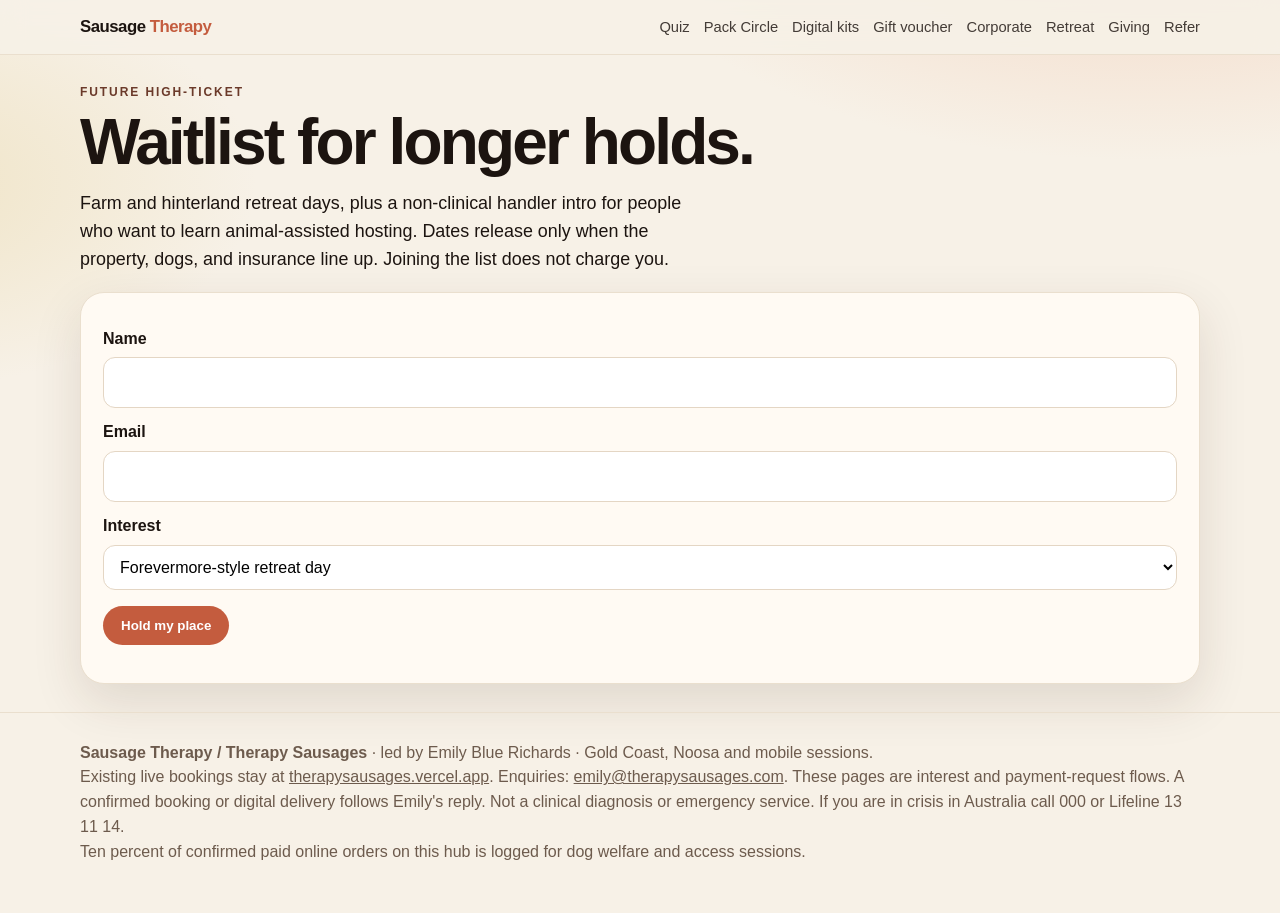
<file: retreat.html>
<!DOCTYPE html>
<html lang="en">
<head>
<meta charset="utf-8" />
<meta name="viewport" content="width=device-width, initial-scale=1" />
<title>Retreat and handler waitlist</title>
<meta name="description" content="Sausage Therapy online empire elements: dachshund-assisted calm, digital kits, Pack Circle membership, gifts, corporate resets, and giving-first bookings. Led by Emily Blue Richards." />
<link rel="stylesheet" href="styles.css" />
</head>
<body>
<nav><div class="wrap nav-inner">
  <a class="brand" href="index.html">Sausage <span>Therapy</span></a>
  <div class="links">
    <a href="quiz.html">Quiz</a>
    <a href="circle.html">Pack Circle</a>
    <a href="kits.html">Digital kits</a>
    <a href="gift.html">Gift voucher</a>
    <a href="corporate.html">Corporate</a>
    <a href="retreat.html">Retreat</a>
    <a href="ledger.html">Giving</a>
    <a href="refer.html">Refer</a>
  </div>
</div></nav>

<main class="wrap">
  <section>
    <div class="kicker">Future high-ticket</div>
    <h1>Waitlist for longer holds.</h1>
    <p class="lede">Farm and hinterland retreat days, plus a non-clinical handler intro for people who want to learn animal-assisted hosting. Dates release only when the property, dogs, and insurance line up. Joining the list does not charge you.</p>
    <form class="panel" id="w">
      <label>Name</label><input id="n" required />
      <label>Email</label><input id="e" type="email" required />
      <label>Interest</label>
      <select id="i"><option>Forevermore-style retreat day</option><option>Handler intro circle $197 when open</option><option>Both</option></select>
      <p><button class="btn gold" type="submit">Hold my place</button></p>
      <p class="note" id="msg"></p>
    </form>
  </section>
</main>
<script>
document.getElementById("w").addEventListener("submit", (e) => {
  e.preventDefault();
  const n = document.getElementById("n").value, em = document.getElementById("e").value, i = document.getElementById("i").value;
  const list = JSON.parse(localStorage.getItem("st-wait") || "[]");
  list.push({n, em, i, at:new Date().toISOString()});
  localStorage.setItem("st-wait", JSON.stringify(list));
  location.href = `mailto:emily@therapysausages.com?subject=${encodeURIComponent("Waitlist: " + i)}&body=${encodeURIComponent(n + " " + em + " · " + i)}`;
  document.getElementById("msg").textContent = "Saved on this device. Email draft opened.";
});
</script>

<footer><div class="wrap">
  <strong>Sausage Therapy / Therapy Sausages</strong> · led by Emily Blue Richards · Gold Coast, Noosa and mobile sessions.<br />
  Existing live bookings stay at <a href="https://therapysausages.vercel.app/">therapysausages.vercel.app</a>. Enquiries: <a href="mailto:emily@therapysausages.com">emily@therapysausages.com</a>.
  These pages are interest and payment-request flows. A confirmed booking or digital delivery follows Emily's reply. Not a clinical diagnosis or emergency service. If you are in crisis in Australia call 000 or Lifeline 13 11 14.
  <br />Ten percent of confirmed paid online orders on this hub is logged for dog welfare and access sessions.
</div></footer>
</body></html>
</file>
<file: styles.css>
:root {
  --ink: #1c1410;
  --cream: #f7f1e7;
  --paper: #fffaf3;
  --bark: #6b3a2a;
  --sausage: #c45c3e;
  --gold: #d4a054;
  --moss: #3f6b52;
  --line: #eadfce;
  --shadow: 0 18px 50px rgba(60, 32, 18, 0.12);
}
* { box-sizing: border-box; }
html { scroll-behavior: smooth; }
body {
  margin: 0;
  font-family: "Segoe UI", "Avenir Next", sans-serif;
  color: var(--ink);
  background:
    radial-gradient(900px 420px at 90% -10%, #f3d7c4 0%, transparent 60%),
    radial-gradient(700px 380px at -10% 20%, #efe3c4 0%, transparent 55%),
    var(--cream);
  line-height: 1.55;
}
a { color: inherit; }
img { max-width: 100%; }
.wrap { width: min(1120px, calc(100% - 32px)); margin: 0 auto; }
nav {
  position: sticky; top: 0; z-index: 20;
  backdrop-filter: blur(12px);
  background: rgba(247, 241, 231, 0.9);
  border-bottom: 1px solid var(--line);
}
.nav-inner { display: flex; align-items: center; justify-content: space-between; gap: 16px; padding: 14px 0; }
.brand { font-weight: 800; letter-spacing: -0.03em; text-decoration: none; font-size: 1.05rem; }
.brand span { color: var(--sausage); }
.links { display: flex; gap: 14px; flex-wrap: wrap; font-size: 0.92rem; }
.links a { text-decoration: none; opacity: 0.82; }
.links a:hover { opacity: 1; }
.btn, button.btn {
  display: inline-flex; align-items: center; justify-content: center;
  background: var(--ink); color: #fff; text-decoration: none;
  border: 0; border-radius: 999px; padding: 12px 18px; font-weight: 700; cursor: pointer;
}
.btn.alt { background: transparent; color: var(--ink); border: 1px solid #cbbba6; }
.btn.gold { background: var(--sausage); }
.hero { padding: 54px 0 24px; display: grid; grid-template-columns: 1.2fr 0.8fr; gap: 28px; align-items: center; }
.kicker { text-transform: uppercase; letter-spacing: 0.16em; font-size: 0.75rem; color: var(--bark); font-weight: 700; }
h1 { font-size: clamp(2.2rem, 5vw, 4.4rem); line-height: 0.95; letter-spacing: -0.045em; margin: 10px 0 14px; }
h2 { letter-spacing: -0.03em; margin: 0 0 8px; }
.lede { font-size: 1.12rem; max-width: 62ch; }
.panel {
  background: var(--paper); border: 1px solid var(--line); border-radius: 24px;
  box-shadow: var(--shadow); padding: 22px;
}
.grid { display: grid; grid-template-columns: repeat(3, 1fr); gap: 16px; }
.card { background: #fff; border: 1px solid var(--line); border-radius: 20px; padding: 18px; }
.price { font-size: 1.5rem; font-weight: 800; color: var(--bark); }
.tag { display: inline-block; background: #f4e7d4; color: var(--bark); border-radius: 999px; padding: 3px 10px; font-size: 0.78rem; font-weight: 700; }
section { padding: 28px 0; }
label { display: block; font-weight: 700; margin: 12px 0 6px; }
input, select, textarea {
  width: 100%; border: 1px solid #e4d6c4; background: #fff; border-radius: 12px; padding: 12px; font: inherit;
}
.note { font-size: 0.88rem; color: #6d5b4d; }
footer { border-top: 1px solid var(--line); padding: 28px 0 48px; color: #6d5b4d; }
.meter { height: 12px; background: #efe4d4; border-radius: 999px; overflow: hidden; }
.meter span { display: block; height: 100%; background: linear-gradient(90deg, var(--gold), var(--sausage)); }
.result { display: none; }
.result.show { display: block; }
@media (max-width: 860px) {
  .hero, .grid { grid-template-columns: 1fr; }
}
</file>
